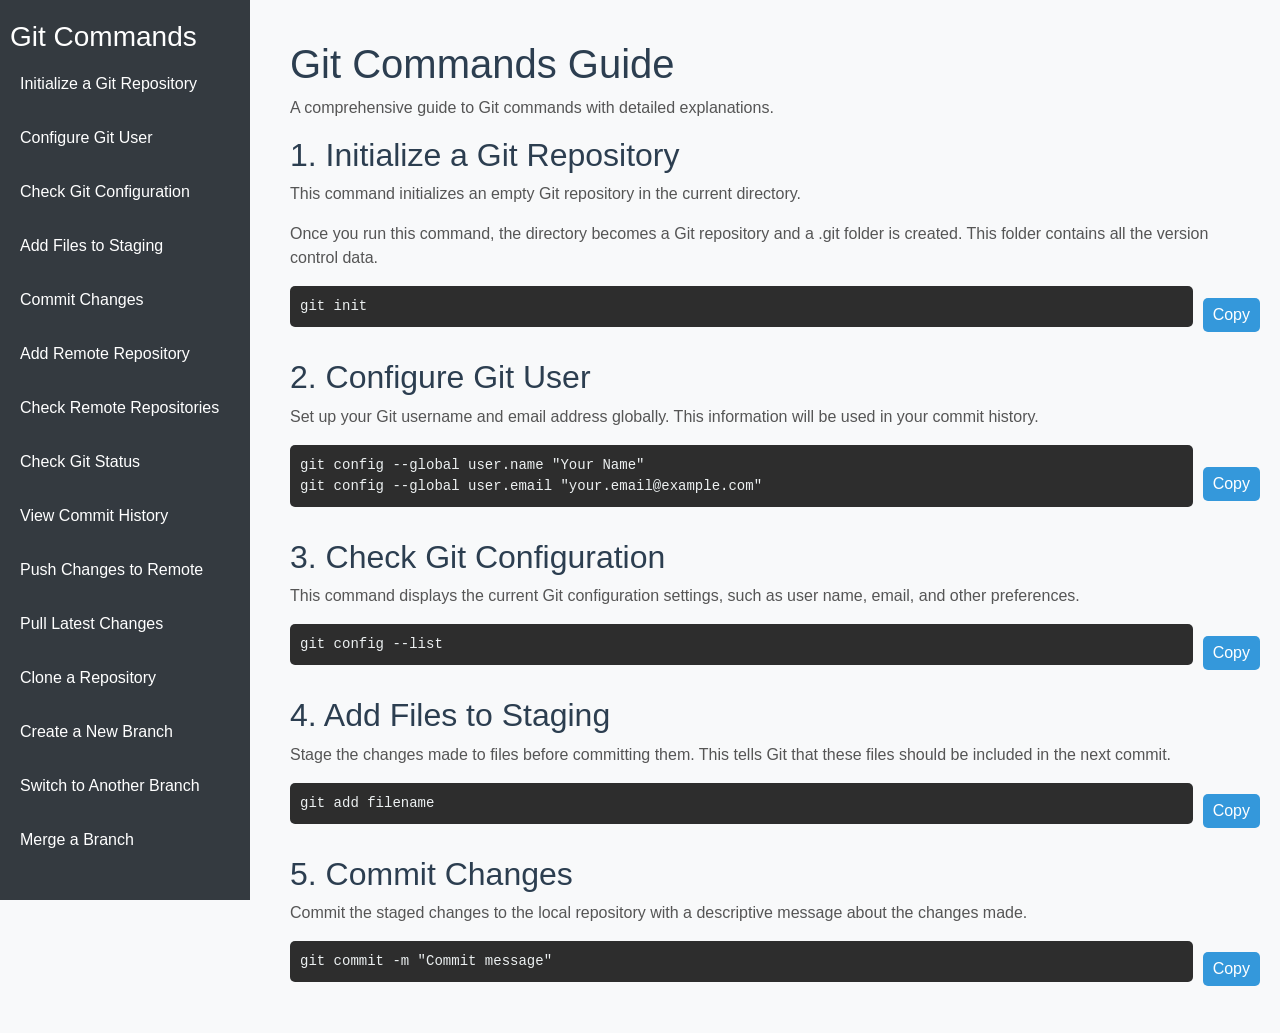
<file: src/main/resources/templates/command.html>
<!DOCTYPE html>
<html lang="en" xmlns:th="www.thymeleaf.org">

<head>
  <meta charset="UTF-8" />
  <meta name="viewport" content="width=device-width, initial-scale=1.0" />
  <title>TPG Coder | Git Commands Guide</title>
  <link rel="icon" type="image/png" href="tpg.png" />
  <link href="https://cdn.jsdelivr.net/npm/bootstrap@5.3.3/dist/css/bootstrap.min.css" rel="stylesheet">
  <link href="https://cdn.jsdelivr.net/npm/bootstrap-icons@1.10.5/font/bootstrap-icons.css" rel="stylesheet">
  <style>
    body {
      font-family: Arial, sans-serif;
      background-color: #f8f9fa;
      padding-top: 20px;
      display: flex;
    }

    .sidebar {
      width: 250px;
      position: fixed;
      top: 0;
      left: 0;
      bottom: 0;
      background-color: #343a40;
      padding-top: 20px;
      color: white;
      padding-left: 10px;
      padding-right: 10px;
    }

    .sidebar a {
      display: block;
      padding: 10px;
      color: white;
      text-decoration: none;
      margin-bottom: 10px;
      border-radius: 5px;
    }

    .sidebar a:hover {
      background-color: #495057;
    }

    .content {
      margin-left: 270px;
      padding: 20px;
      width: 80%;
    }

    h1, h2 {
      color: #2c3e50;
    }

    .command-container {
      display: flex;
      align-items: center;
      gap: 10px;
      margin: 15px 0;
    }

    .command {
      flex-grow: 1;
      text-align: left;
      background: #2d2d2d;
      color: #ecf0f1;
      padding: 10px;
      border-radius: 5px;
      overflow-x: auto;
      font-family: monospace;
    }

    .copy-btn {
      background: #3498db;
      color: white;
      border: none;
      padding: 5px 10px;
      border-radius: 5px;
      cursor: pointer;
    }

    .copy-btn:hover {
      background: #2980b9;
    }

    p {
      text-align: left;
      color: #555;
    }

    .footer-newsletter button {
      padding: 10px 20px;
      border-radius: 10px;
      font-weight: 600;
      background-color: #dc3545;
      color: #fff;
      transition: background 0.3s ease;
      border: none;
    }

    .footer-newsletter button:hover {
      background-color: #b31217;
    }

    .footer-newsletter a {
      color: #fff;
      text-decoration: none;
    }

    .copyright {
      font-size: 13px;
      color: #aaa;
      border-top: 1px solid #333;
      text-align: center;
      margin-top: 30px;
      padding-top: 20px;
    }

    @media (max-width: 768px) {
      .sidebar {
        width: 100%;
        position: relative;
      }

      .content {
        margin-left: 0;
      }
    }
  </style>
  <script>
    function copyCommand(id) {
      var commandText = document.getElementById(id).innerText;
      navigator.clipboard.writeText(commandText);
      alert("Copied: " + commandText);
    }
  </script>
</head>

<body>
  <div class="sidebar">
    <h3>Git Commands</h3>
    <a href="#command1">Initialize a Git Repository</a>
    <a href="#command2">Configure Git User</a>
    <a href="#command3">Check Git Configuration</a>
    <a href="#command4">Add Files to Staging</a>
    <a href="#command5">Commit Changes</a>
    <a href="#command6">Add Remote Repository</a>
    <a href="#command7">Check Remote Repositories</a>
    <a href="#command8">Check Git Status</a>
    <a href="#command9">View Commit History</a>
    <a href="#command10">Push Changes to Remote</a>
    <a href="#command11">Pull Latest Changes</a>
    <a href="#command12">Clone a Repository</a>
    <a href="#command13">Create a New Branch</a>
    <a href="#command14">Switch to Another Branch</a>
    <a href="#command15">Merge a Branch</a>
  </div>

  <div class="content">
    <h1>Git Commands Guide</h1>
    <p>A comprehensive guide to Git commands with detailed explanations.</p>

    <!-- Command 1: Initialize a Git Repository -->
    <div id="command1">
      <h2>1. Initialize a Git Repository</h2>
      <p>This command initializes an empty Git repository in the current directory.</p>
      <p>Once you run this command, the directory becomes a Git repository and a .git folder is created. This folder contains all the version control data.</p>
      <div class="command-container">
        <pre class="command" id="cmd1">git init</pre>
        <button class="copy-btn" onclick="copyCommand('cmd1')">Copy</button>
      </div>
    </div>

    <!-- Command 2: Configure Git User -->
    <div id="command2">
      <h2>2. Configure Git User</h2>
      <p>Set up your Git username and email address globally. This information will be used in your commit history.</p>
      <div class="command-container">
        <pre class="command" id="cmd2">git config --global user.name "Your Name"
git config --global user.email "your.email@example.com"</pre>
        <button class="copy-btn" onclick="copyCommand('cmd2')">Copy</button>
      </div>
    </div>

    <!-- Command 3: Check Git Configuration -->
    <div id="command3">
      <h2>3. Check Git Configuration</h2>
      <p>This command displays the current Git configuration settings, such as user name, email, and other preferences.</p>
      <div class="command-container">
        <pre class="command" id="cmd3">git config --list</pre>
        <button class="copy-btn" onclick="copyCommand('cmd3')">Copy</button>
      </div>
    </div>

    <!-- Command 4: Add Files to Staging -->
    <div id="command4">
      <h2>4. Add Files to Staging</h2>
      <p>Stage the changes made to files before committing them. This tells Git that these files should be included in the next commit.</p>
      <div class="command-container">
        <pre class="command" id="cmd4">git add filename</pre>
        <button class="copy-btn" onclick="copyCommand('cmd4')">Copy</button>
      </div>
    </div>

    <!-- Command 5: Commit Changes -->
    <div id="command5">
      <h2>5. Commit Changes</h2>
      <p>Commit the staged changes to the local repository with a descriptive message about the changes made.</p>
      <div class="command-container">
        <pre class="command" id="cmd5">git commit -m "Commit message"</pre>
        <button class="copy-btn" onclick="copyCommand('cmd5')">Copy</button>
      </div>
    </div>

    <!-- Continue with other commands similarly... -->

  </div>

  <script src="https://cdn.jsdelivr.net/npm/bootstrap@5.3.3/dist/js/bootstrap.bundle.min.js"></script>
</body>

</html>
</file>
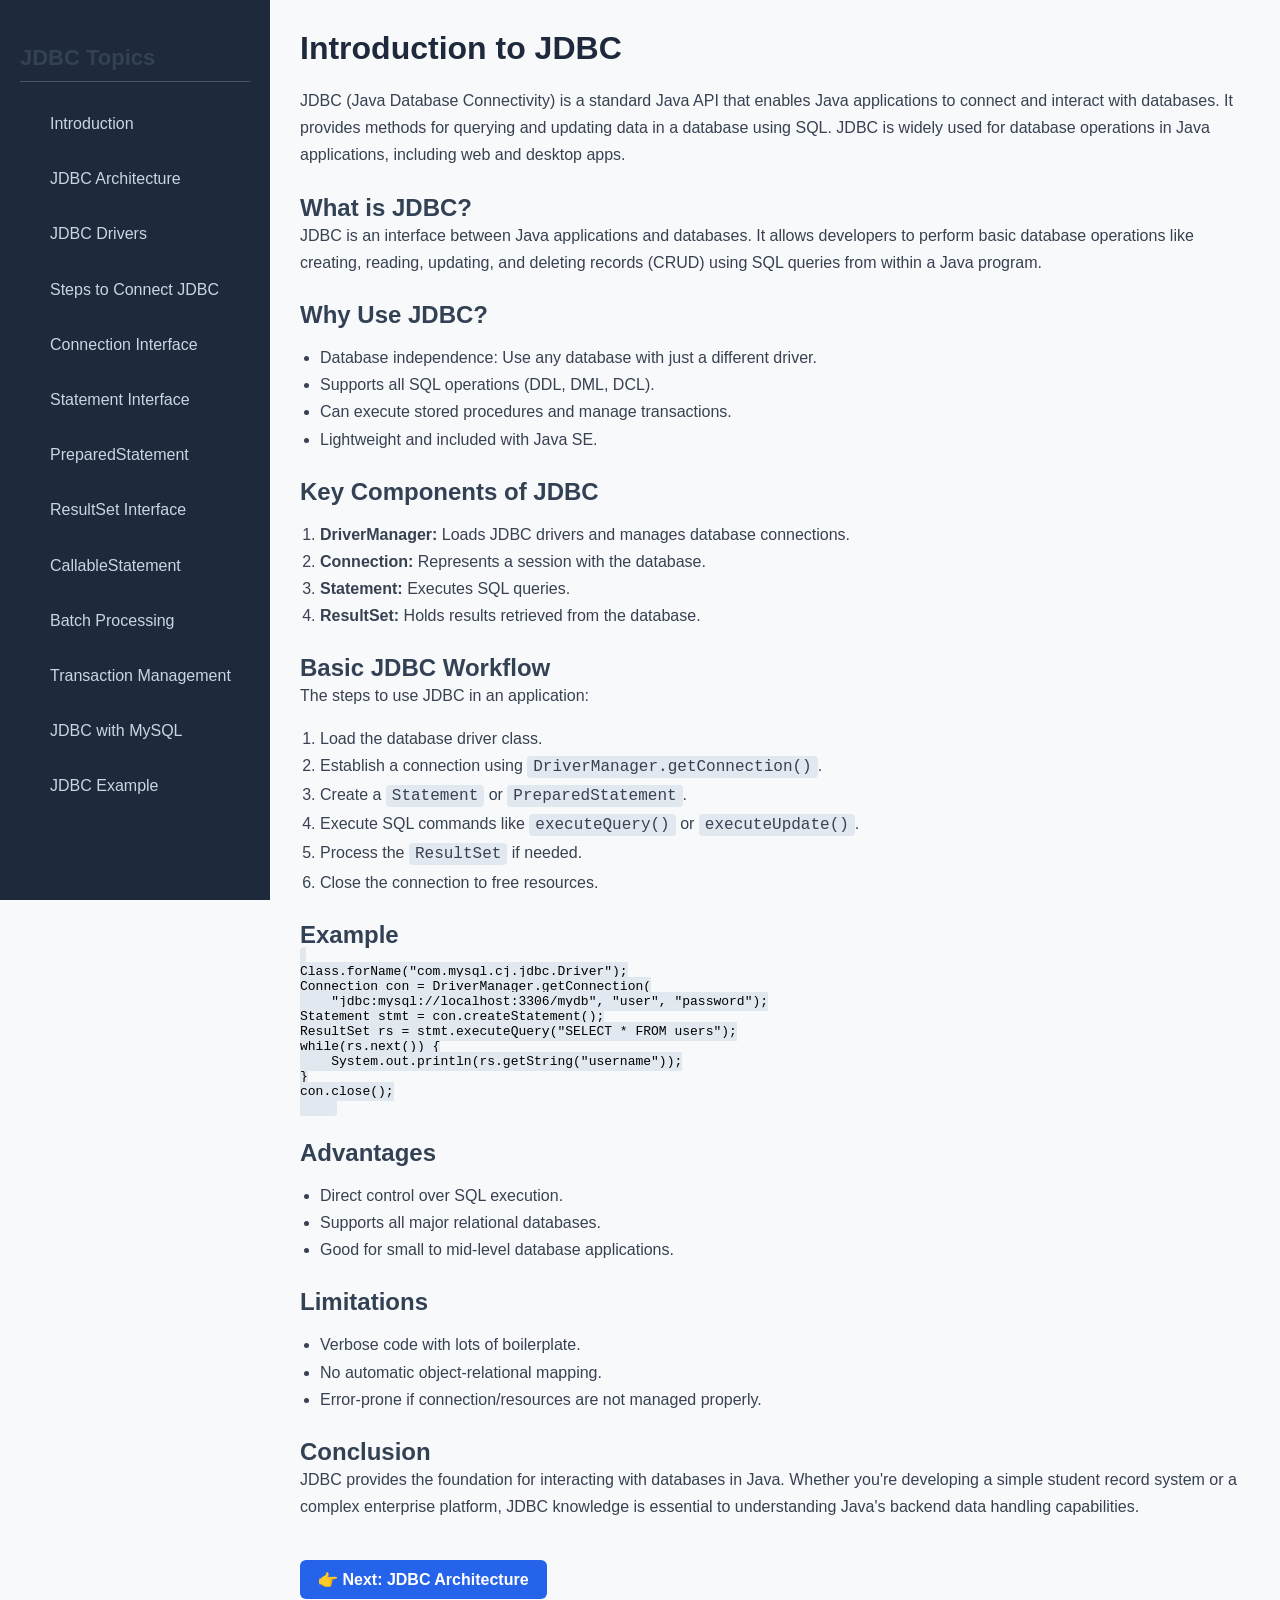
<file: src/main/resources/templates/jdbc.html>
<!DOCTYPE html>
<html lang="en">
<head>
  <meta charset="UTF-8" />
  <meta name="viewport" content="width=device-width, initial-scale=1.0"/>
  <title>JDBC Introduction - EduTrack</title>
  <style>
    * {
      margin: 0;
      padding: 0;
      box-sizing: border-box;
    }

    body {
      font-family: 'Segoe UI', sans-serif;
      display: flex;
      min-height: 100vh;
      background-color: #f8f9fa;
    }

    .sidebar {
      width: 270px;
      background-color: #1e293b;
      color: white;
      overflow-y: auto;
      height: 100vh;
      position: sticky;
      top: 0;
      padding: 20px;
    }

    .sidebar h2 {
      font-size: 22px;
      margin-bottom: 20px;
      border-bottom: 1px solid #475569;
      padding-bottom: 10px;
    }

    .sidebar ul {
      list-style: none;
    }

    .sidebar ul li {
      margin: 12px 0;
    }

    .sidebar ul li a {
      color: #cbd5e1;
      text-decoration: none;
      display: block;
      padding: 8px 10px;
      border-radius: 5px;
    }

    .sidebar ul li a:hover {
      background-color: #334155;
      color: #fff;
    }

    .content {
      flex: 1;
      padding: 30px;
      overflow-y: auto;
    }

    h1 {
      font-size: 32px;
      color: #1e293b;
      margin-bottom: 20px;
    }

    h2 {
      color: #334155;
      margin-top: 25px;
      font-size: 24px;
    }

    p, li {
      color: #374151;
      line-height: 1.7;
      font-size: 16px;
    }

    ul, ol {
      margin: 15px 0 15px 20px;
    }

    code {
      background-color: #e2e8f0;
      padding: 2px 6px;
      border-radius: 4px;
      font-family: monospace;
    }

    .next-topic {
      margin-top: 40px;
    }

    .next-topic a {
      display: inline-block;
      background-color: #2563eb;
      color: white;
      padding: 10px 18px;
      border-radius: 6px;
      text-decoration: none;
      font-weight: bold;
    }

    .next-topic a:hover {
      background-color: #1d4ed8;
    }

    /* Make sidebar scrollable on smaller screens */
    @media (max-height: 700px) {
      .sidebar {
        overflow-y: scroll;
      }
    }
  </style>
</head>
<body>
  <aside class="sidebar">
    <h2>JDBC Topics</h2>
    <ul>
      <li><a href="#">Introduction</a></li>
      <li><a href="#">JDBC Architecture</a></li>
      <li><a href="#">JDBC Drivers</a></li>
      <li><a href="#">Steps to Connect JDBC</a></li>
      <li><a href="#">Connection Interface</a></li>
      <li><a href="#">Statement Interface</a></li>
      <li><a href="#">PreparedStatement</a></li>
      <li><a href="#">ResultSet Interface</a></li>
      <li><a href="#">CallableStatement</a></li>
      <li><a href="#">Batch Processing</a></li>
      <li><a href="#">Transaction Management</a></li>
      <li><a href="#">JDBC with MySQL</a></li>
      <li><a href="#">JDBC Example</a></li>
    </ul>
  </aside>

  <main class="content">
    <h1>Introduction to JDBC</h1>
    <p>
      JDBC (Java Database Connectivity) is a standard Java API that enables Java applications to connect and interact with databases. It provides methods for querying and updating data in a database using SQL. JDBC is widely used for database operations in Java applications, including web and desktop apps.
    </p>

    <h2>What is JDBC?</h2>
    <p>
      JDBC is an interface between Java applications and databases. It allows developers to perform basic database operations like creating, reading, updating, and deleting records (CRUD) using SQL queries from within a Java program.
    </p>

    <h2>Why Use JDBC?</h2>
    <ul>
      <li>Database independence: Use any database with just a different driver.</li>
      <li>Supports all SQL operations (DDL, DML, DCL).</li>
      <li>Can execute stored procedures and manage transactions.</li>
      <li>Lightweight and included with Java SE.</li>
    </ul>

    <h2>Key Components of JDBC</h2>
    <ol>
      <li><strong>DriverManager:</strong> Loads JDBC drivers and manages database connections.</li>
      <li><strong>Connection:</strong> Represents a session with the database.</li>
      <li><strong>Statement:</strong> Executes SQL queries.</li>
      <li><strong>ResultSet:</strong> Holds results retrieved from the database.</li>
    </ol>

    <h2>Basic JDBC Workflow</h2>
    <p>
      The steps to use JDBC in an application:
    </p>
    <ol>
      <li>Load the database driver class.</li>
      <li>Establish a connection using <code>DriverManager.getConnection()</code>.</li>
      <li>Create a <code>Statement</code> or <code>PreparedStatement</code>.</li>
      <li>Execute SQL commands like <code>executeQuery()</code> or <code>executeUpdate()</code>.</li>
      <li>Process the <code>ResultSet</code> if needed.</li>
      <li>Close the connection to free resources.</li>
    </ol>

    <h2>Example</h2>
    <pre><code>
Class.forName("com.mysql.cj.jdbc.Driver");
Connection con = DriverManager.getConnection(
    "jdbc:mysql://localhost:3306/mydb", "user", "password");
Statement stmt = con.createStatement();
ResultSet rs = stmt.executeQuery("SELECT * FROM users");
while(rs.next()) {
    System.out.println(rs.getString("username"));
}
con.close();
    </code></pre>

    <h2>Advantages</h2>
    <ul>
      <li>Direct control over SQL execution.</li>
      <li>Supports all major relational databases.</li>
      <li>Good for small to mid-level database applications.</li>
    </ul>

    <h2>Limitations</h2>
    <ul>
      <li>Verbose code with lots of boilerplate.</li>
      <li>No automatic object-relational mapping.</li>
      <li>Error-prone if connection/resources are not managed properly.</li>
    </ul>

    <h2>Conclusion</h2>
    <p>
      JDBC provides the foundation for interacting with databases in Java. Whether you're developing a simple student record system or a complex enterprise platform, JDBC knowledge is essential to understanding Java's backend data handling capabilities.
    </p>

    <div class="next-topic">
      <a href="jdbc_architecture.html">👉 Next: JDBC Architecture</a>
    </div>
  </main>
</body>
</html>
</file>
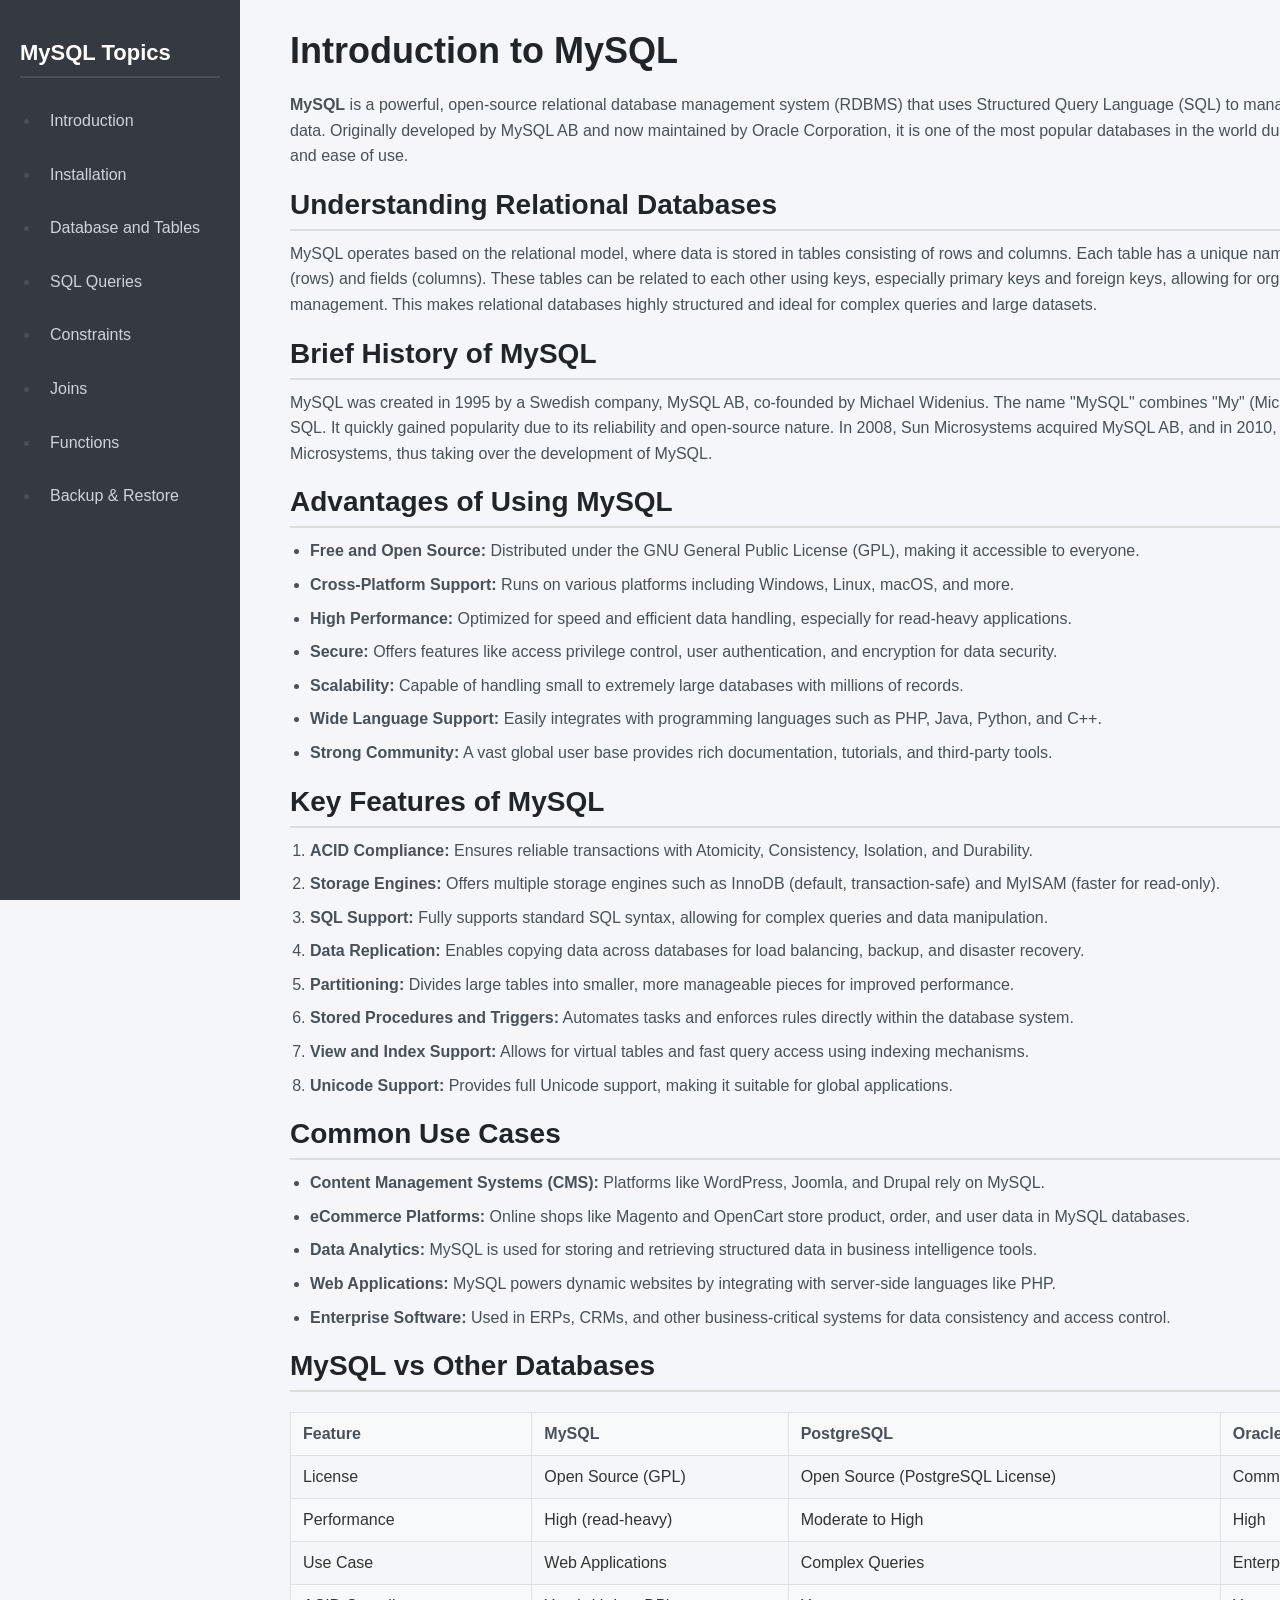
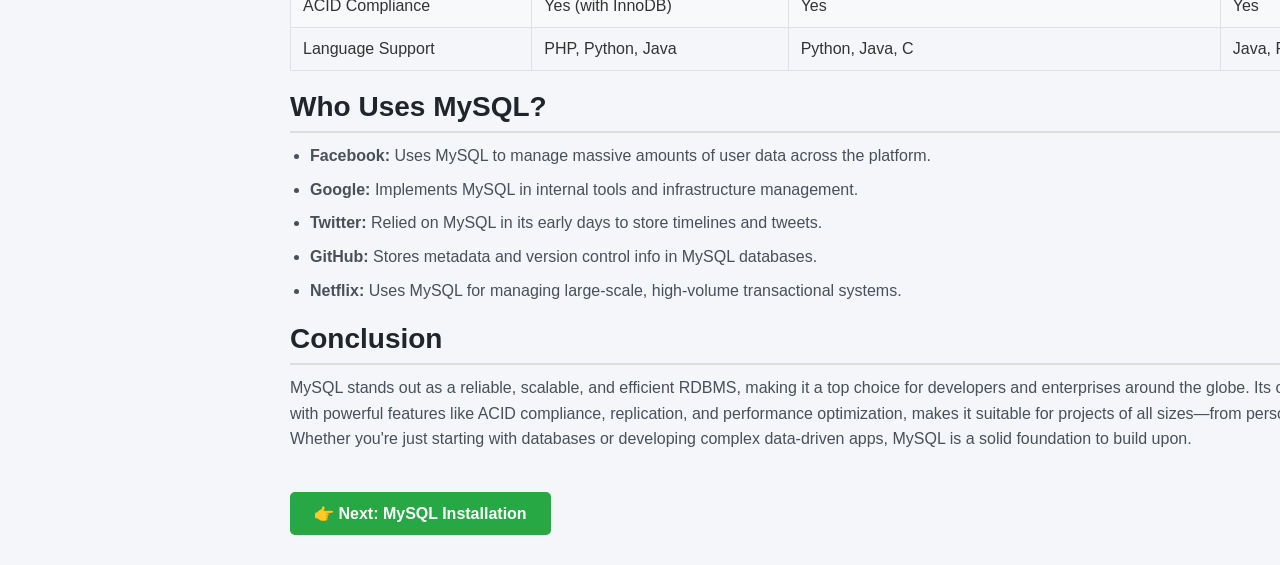
<file: src/main/resources/templates/mysql.html>
<!DOCTYPE html>
<html lang="en">
<head>
  <meta charset="UTF-8">
  <meta name="viewport" content="width=device-width, initial-scale=1">
  <title>MySQL Introduction - EduTrack</title>
  <style>
    /* General Reset */
    * {
      margin: 0;
      padding: 0;
      box-sizing: border-box;
    }

    /* Body Styling */
    body {
      font-family: 'Arial', sans-serif;
      background-color: #f4f6f9;
      color: #333;
      display: flex;
      min-height: 100vh;
    }

    /* Sidebar Styling */
    .sidebar {
      width: 240px;
      background-color: #343a40;
      color: white;
      padding: 20px;
      height: 100vh;
      position: fixed;
      top: 0;
      left: 0;
      overflow-y: auto;
    }

    .sidebar h2 {
      font-size: 22px;
      color: white;
      margin-bottom: 20px;
      border-bottom: 2px solid #495057;
      padding-bottom: 10px;
    }

    .sidebar a {
      display: block;
      color: #ced4da;
      text-decoration: none;
      padding: 10px;
      margin-bottom: 8px;
      border-radius: 4px;
      transition: background 0.3s;
    }

    .sidebar a:hover {
      background-color: #495057;
      color: white;
    }

    /* Content Styling */
    .content {
      margin-left: 260px;
      padding: 30px;
      width: 100%;
      overflow-y: auto;
    }

    h1 {
      font-size: 36px;
      color: #212529;
      margin-bottom: 20px;
    }

    h2 {
      font-size: 28px;
      color: #212529;
      margin: 20px 0 10px 0;
      border-bottom: 2px solid #ddd;
      padding-bottom: 8px;
    }

    p, ul, ol {
      font-size: 16px;
      line-height: 1.6;
      color: #495057;
    }

    ul, ol {
      margin: 10px 0;
      padding-left: 20px;
    }

    ul li, ol li {
      margin-bottom: 8px;
    }

    /* Table Styling */
    table {
      width: 100%;
      margin-top: 20px;
      border-collapse: collapse;
    }

    table th, table td {
      padding: 12px;
      text-align: left;
      border: 1px solid #dee2e6;
    }

    table th {
      background-color: #f8f9fa;
      color: #495057;
    }

    table tr:nth-child(even) {
      background-color: #f8f9fa;
    }

    /* Button for Next Topic */
    .next-topic {
      margin-top: 40px;
    }

    .next-topic a {
      display: inline-block;
      background-color: #28a745;
      color: white;
      padding: 12px 24px;
      border-radius: 5px;
      text-decoration: none;
      font-weight: bold;
      transition: background 0.3s;
    }

    .next-topic a:hover {
      background-color: #218838;
    }

    /* Media Queries for Smaller Screens */
    @media (max-width: 768px) {
      .content {
        margin-left: 0;
      }
      .sidebar {
        width: 100%;
        height: auto;
        position: relative;
      }
    }
  </style>
</head>
<body>
  <div class="container">
    <aside class="sidebar">
      <h2>MySQL Topics</h2>
      <ul>
        <li><a href="#">Introduction</a></li>
        <li><a href="#">Installation</a></li>
        <li><a href="#">Database and Tables</a></li>
        <li><a href="#">SQL Queries</a></li>
        <li><a href="#">Constraints</a></li>
        <li><a href="#">Joins</a></li>
        <li><a href="#">Functions</a></li>
        <li><a href="#">Backup & Restore</a></li>
      </ul>
    </aside>

    <main class="content">
      <h1>Introduction to MySQL</h1>
      <p><strong>MySQL</strong> is a powerful, open-source relational database management system (RDBMS) that uses Structured Query Language (SQL) to manage, access, and manipulate data. Originally developed by MySQL AB and now maintained by Oracle Corporation, it is one of the most popular databases in the world due to its performance, scalability, and ease of use.</p>

      <h2>Understanding Relational Databases</h2>
      <p>MySQL operates based on the relational model, where data is stored in tables consisting of rows and columns. Each table has a unique name and consists of records (rows) and fields (columns). These tables can be related to each other using keys, especially primary keys and foreign keys, allowing for organized, consistent data management. This makes relational databases highly structured and ideal for complex queries and large datasets.</p>

      <h2>Brief History of MySQL</h2>
      <p>MySQL was created in 1995 by a Swedish company, MySQL AB, co-founded by Michael Widenius. The name "MySQL" combines "My" (Michael's daughter’s name) and SQL. It quickly gained popularity due to its reliability and open-source nature. In 2008, Sun Microsystems acquired MySQL AB, and in 2010, Oracle acquired Sun Microsystems, thus taking over the development of MySQL.</p>

      <h2>Advantages of Using MySQL</h2>
      <ul>
        <li><strong>Free and Open Source:</strong> Distributed under the GNU General Public License (GPL), making it accessible to everyone.</li>
        <li><strong>Cross-Platform Support:</strong> Runs on various platforms including Windows, Linux, macOS, and more.</li>
        <li><strong>High Performance:</strong> Optimized for speed and efficient data handling, especially for read-heavy applications.</li>
        <li><strong>Secure:</strong> Offers features like access privilege control, user authentication, and encryption for data security.</li>
        <li><strong>Scalability:</strong> Capable of handling small to extremely large databases with millions of records.</li>
        <li><strong>Wide Language Support:</strong> Easily integrates with programming languages such as PHP, Java, Python, and C++.</li>
        <li><strong>Strong Community:</strong> A vast global user base provides rich documentation, tutorials, and third-party tools.</li>
      </ul>

      <h2>Key Features of MySQL</h2>
      <ol>
        <li><strong>ACID Compliance:</strong> Ensures reliable transactions with Atomicity, Consistency, Isolation, and Durability.</li>
        <li><strong>Storage Engines:</strong> Offers multiple storage engines such as InnoDB (default, transaction-safe) and MyISAM (faster for read-only).</li>
        <li><strong>SQL Support:</strong> Fully supports standard SQL syntax, allowing for complex queries and data manipulation.</li>
        <li><strong>Data Replication:</strong> Enables copying data across databases for load balancing, backup, and disaster recovery.</li>
        <li><strong>Partitioning:</strong> Divides large tables into smaller, more manageable pieces for improved performance.</li>
        <li><strong>Stored Procedures and Triggers:</strong> Automates tasks and enforces rules directly within the database system.</li>
        <li><strong>View and Index Support:</strong> Allows for virtual tables and fast query access using indexing mechanisms.</li>
        <li><strong>Unicode Support:</strong> Provides full Unicode support, making it suitable for global applications.</li>
      </ol>

      <h2>Common Use Cases</h2>
      <ul>
        <li><strong>Content Management Systems (CMS):</strong> Platforms like WordPress, Joomla, and Drupal rely on MySQL.</li>
        <li><strong>eCommerce Platforms:</strong> Online shops like Magento and OpenCart store product, order, and user data in MySQL databases.</li>
        <li><strong>Data Analytics:</strong> MySQL is used for storing and retrieving structured data in business intelligence tools.</li>
        <li><strong>Web Applications:</strong> MySQL powers dynamic websites by integrating with server-side languages like PHP.</li>
        <li><strong>Enterprise Software:</strong> Used in ERPs, CRMs, and other business-critical systems for data consistency and access control.</li>
      </ul>

      <h2>MySQL vs Other Databases</h2>
      <table>
        <thead>
          <tr>
            <th>Feature</th>
            <th>MySQL</th>
            <th>PostgreSQL</th>
            <th>Oracle</th>
          </tr>
        </thead>
        <tbody>
          <tr>
            <td>License</td>
            <td>Open Source (GPL)</td>
            <td>Open Source (PostgreSQL License)</td>
            <td>Commercial</td>
          </tr>
          <tr>
            <td>Performance</td>
            <td>High (read-heavy)</td>
            <td>Moderate to High</td>
            <td>High</td>
          </tr>
          <tr>
            <td>Use Case</td>
            <td>Web Applications</td>
            <td>Complex Queries</td>
            <td>Enterprise Applications</td>
          </tr>
          <tr>
            <td>ACID Compliance</td>
            <td>Yes (with InnoDB)</td>
            <td>Yes</td>
            <td>Yes</td>
          </tr>
          <tr>
            <td>Language Support</td>
            <td>PHP, Python, Java</td>
            <td>Python, Java, C</td>
            <td>Java, PL/SQL</td>
          </tr>
        </tbody>
      </table>

      <h2>Who Uses MySQL?</h2>
      <ul>
        <li><strong>Facebook:</strong> Uses MySQL to manage massive amounts of user data across the platform.</li>
        <li><strong>Google:</strong> Implements MySQL in internal tools and infrastructure management.</li>
        <li><strong>Twitter:</strong> Relied on MySQL in its early days to store timelines and tweets.</li>
        <li><strong>GitHub:</strong> Stores metadata and version control info in MySQL databases.</li>
        <li><strong>Netflix:</strong> Uses MySQL for managing large-scale, high-volume transactional systems.</li>
      </ul>

      <h2>Conclusion</h2>
      <p>MySQL stands out as a reliable, scalable, and efficient RDBMS, making it a top choice for developers and enterprises around the globe. Its open-source nature, coupled with powerful features like ACID compliance, replication, and performance optimization, makes it suitable for projects of all sizes—from personal blogs to global services. Whether you're just starting with databases or developing complex data-driven apps, MySQL is a solid foundation to build upon.</p>

      <div class="next-topic">
        <a href="mysql_installation.html">👉 Next: MySQL Installation</a>
      </div>
    </main>
  </div>
</body>
</html>
</file>
